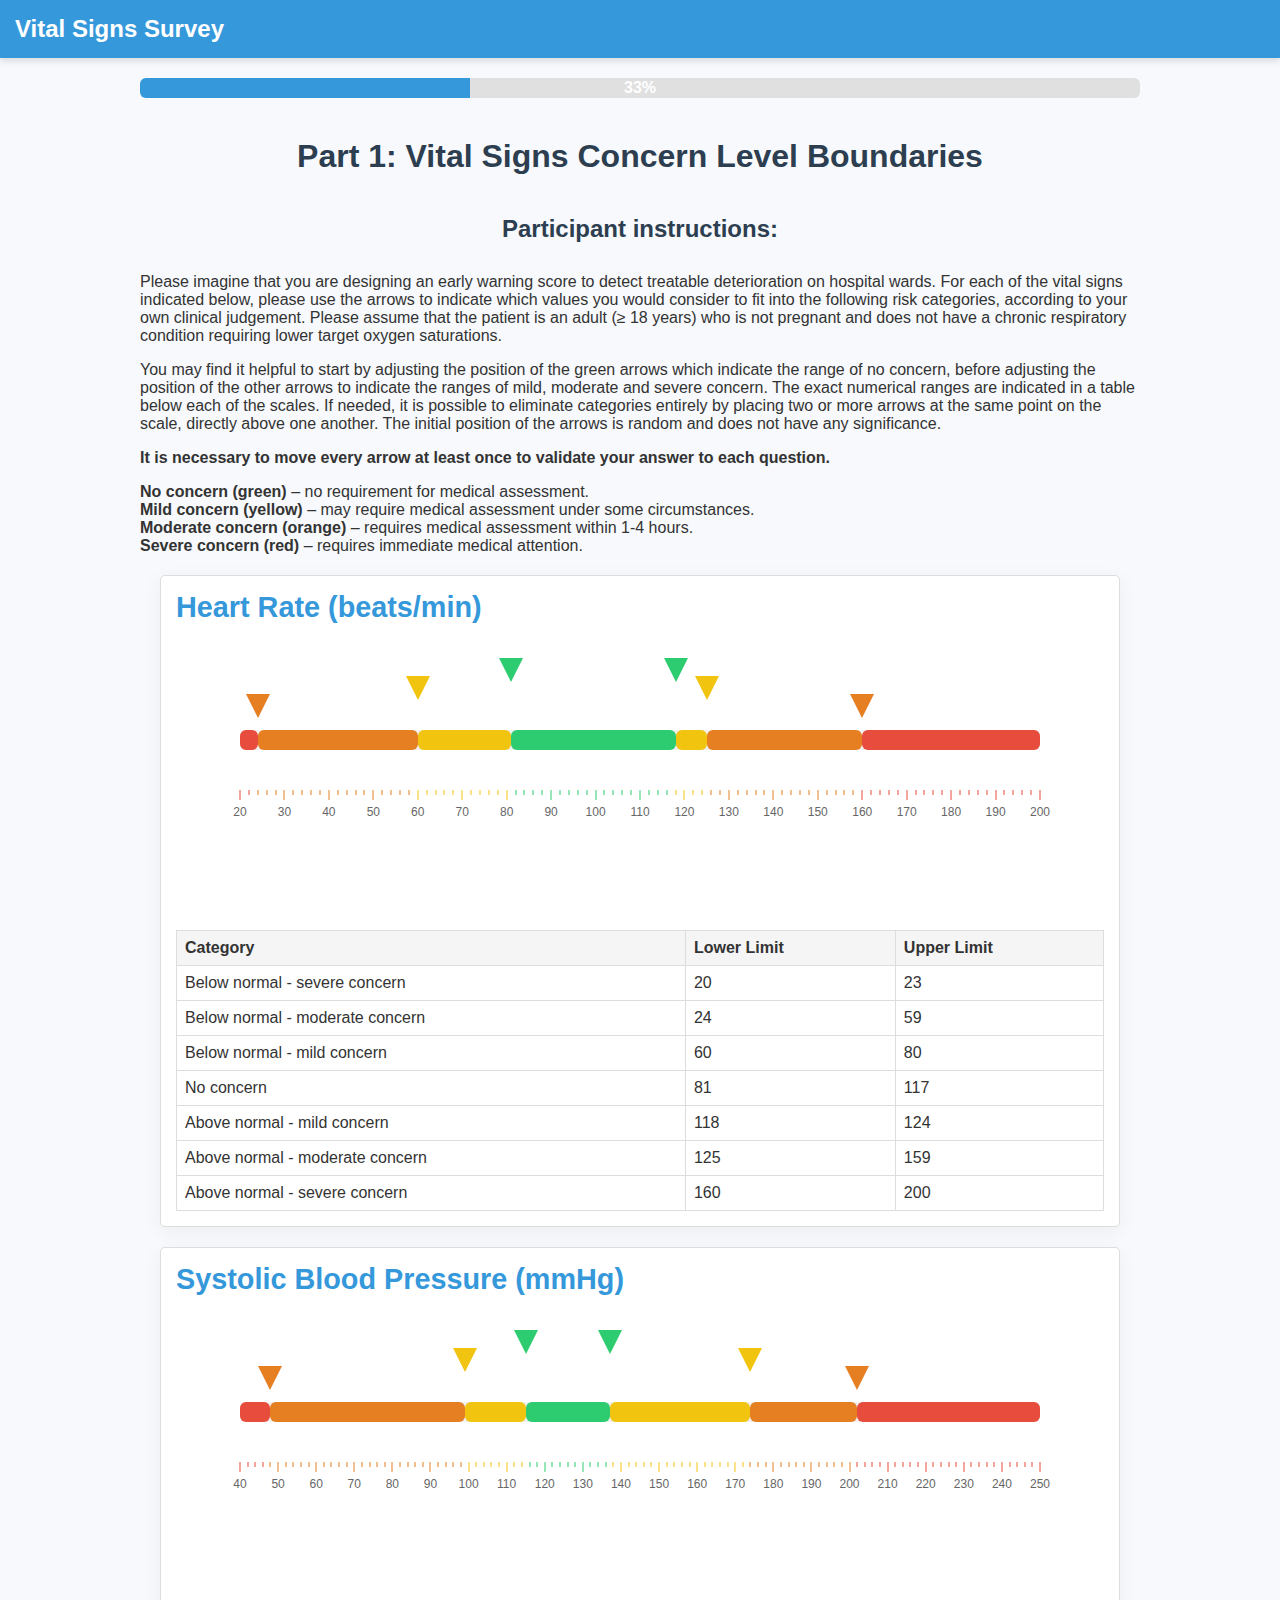
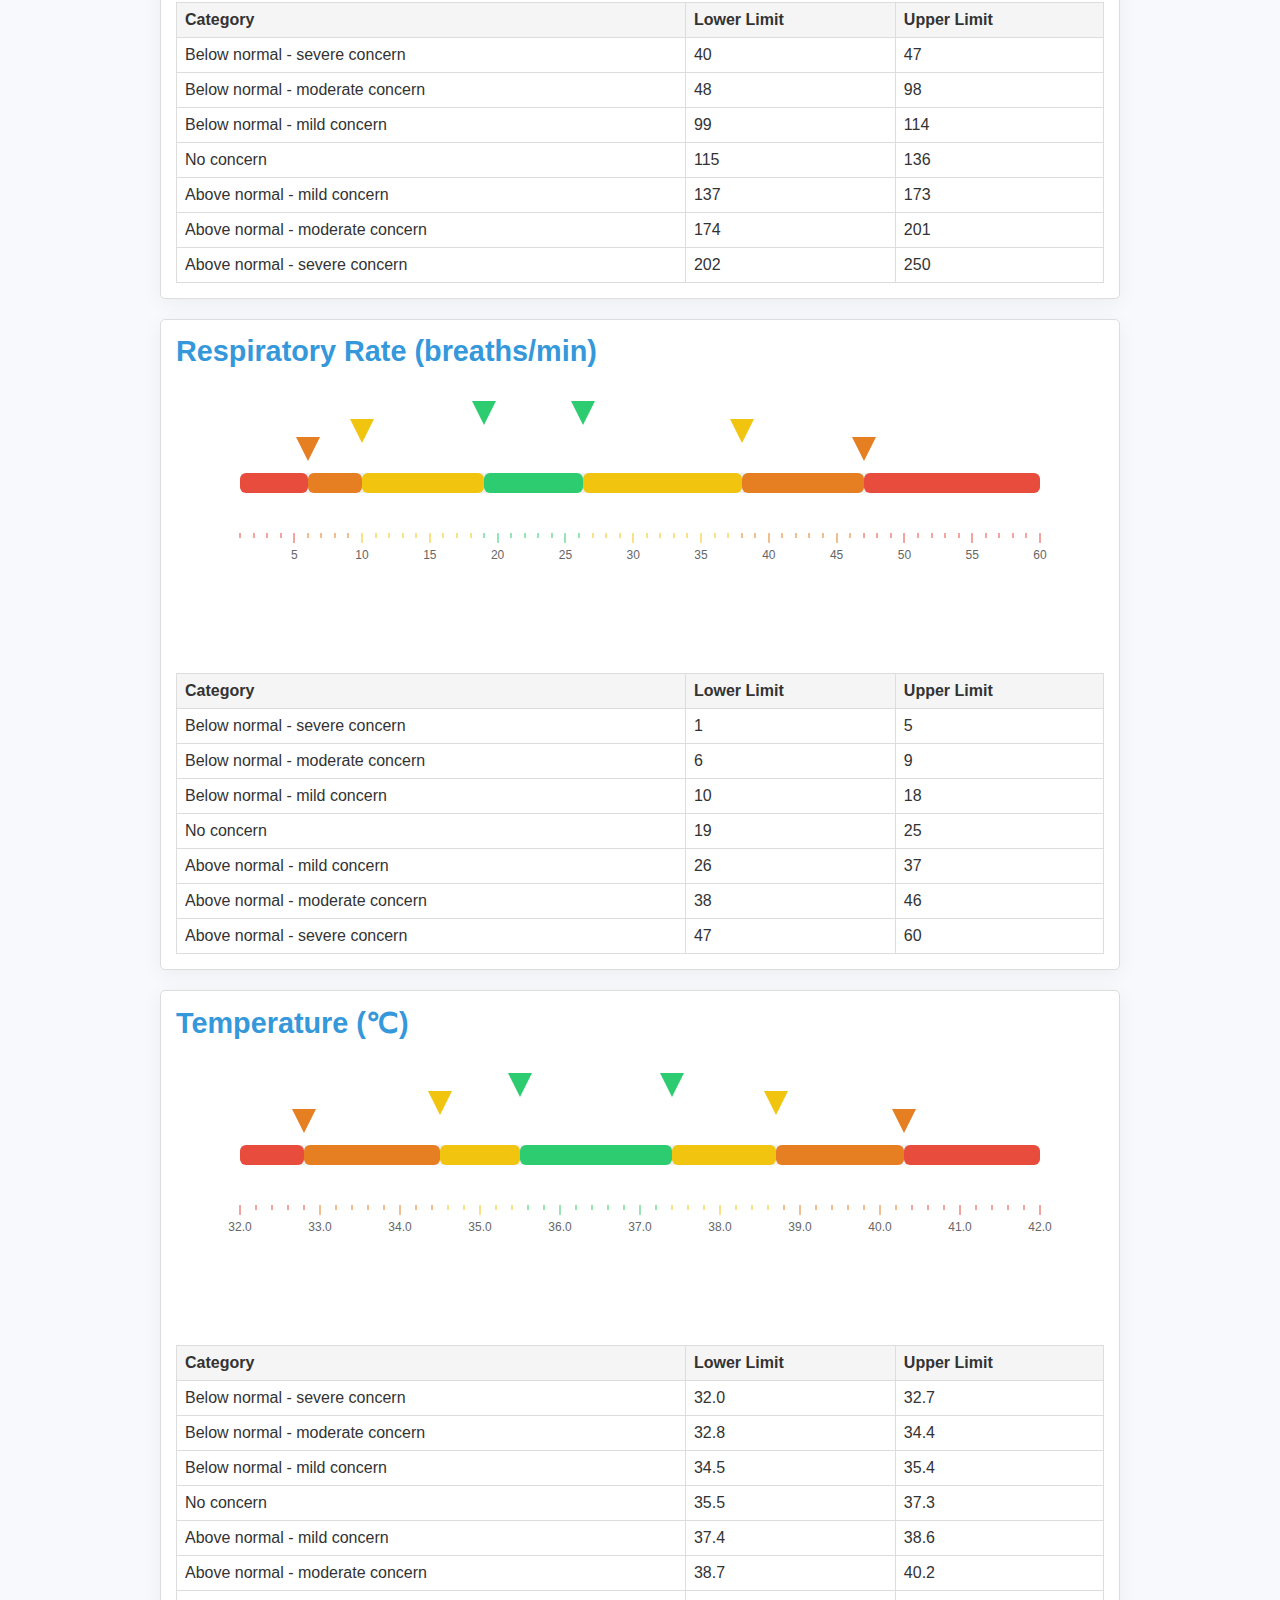
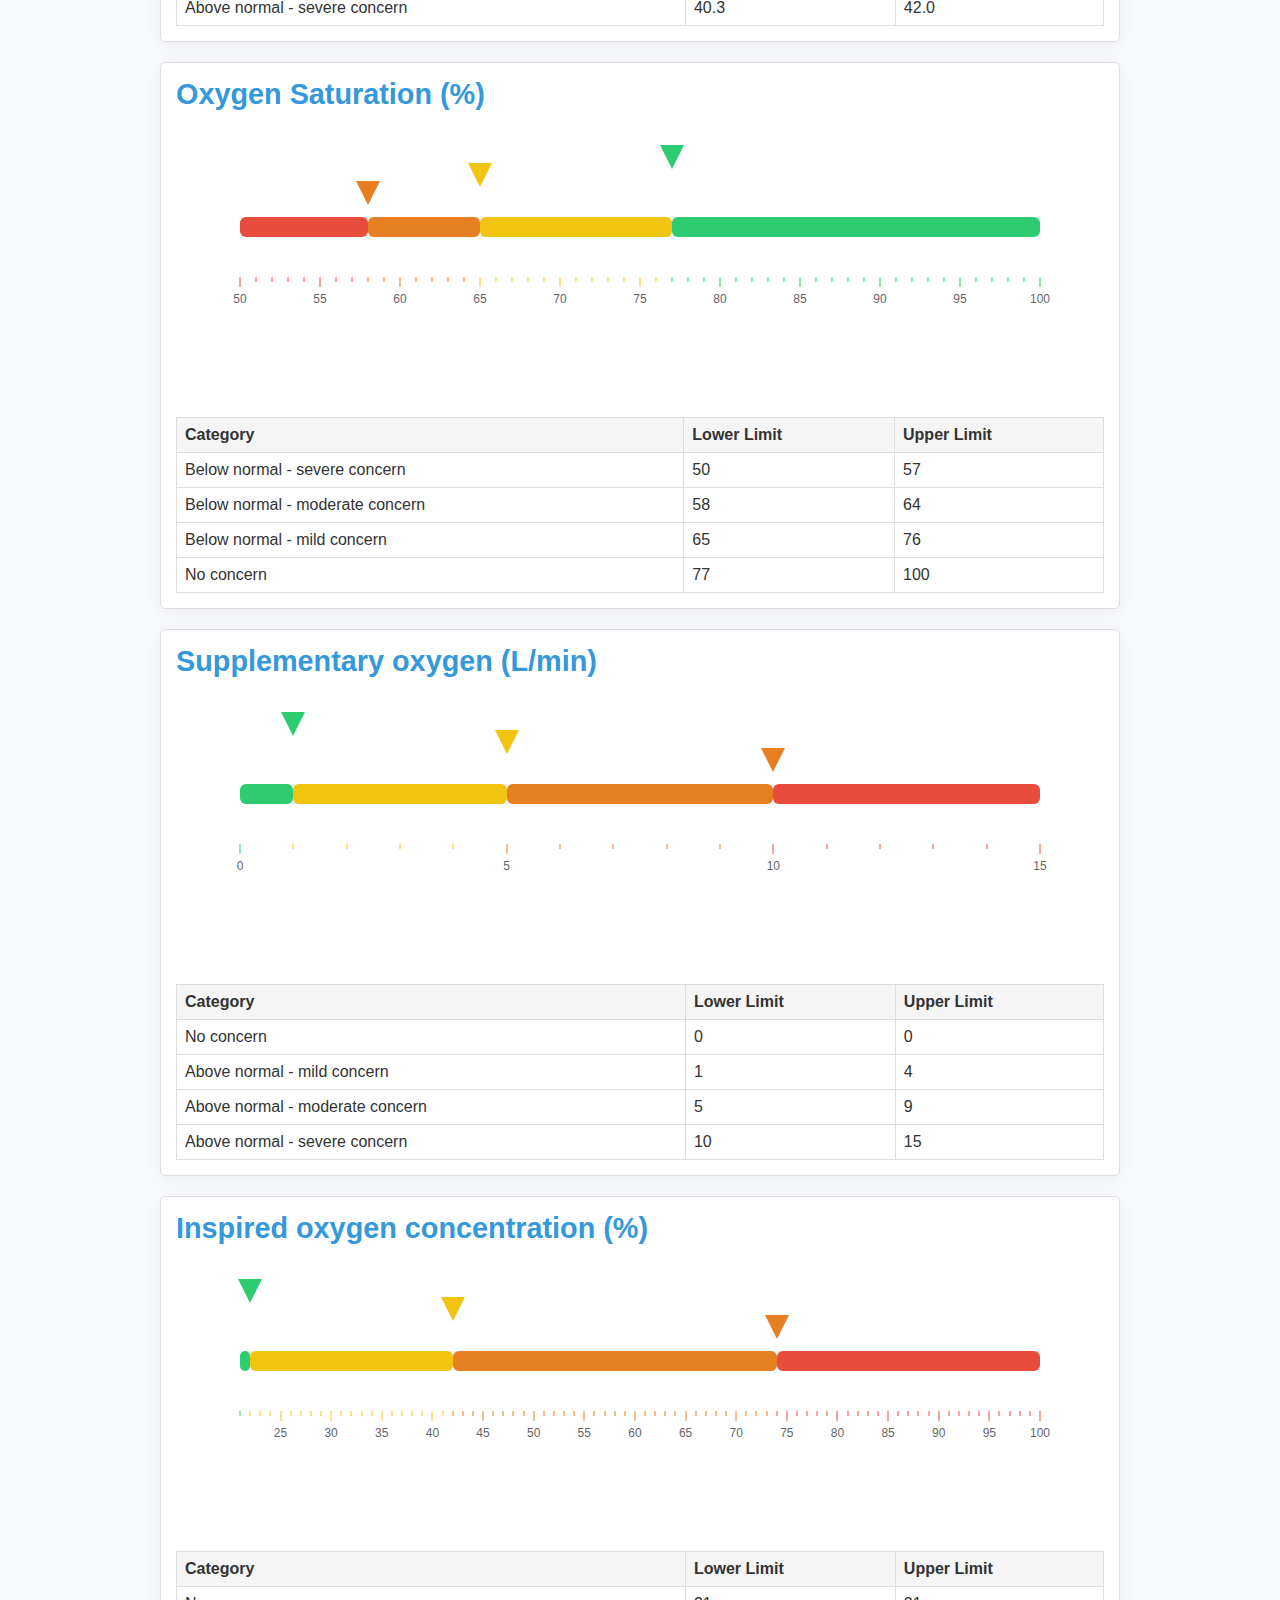
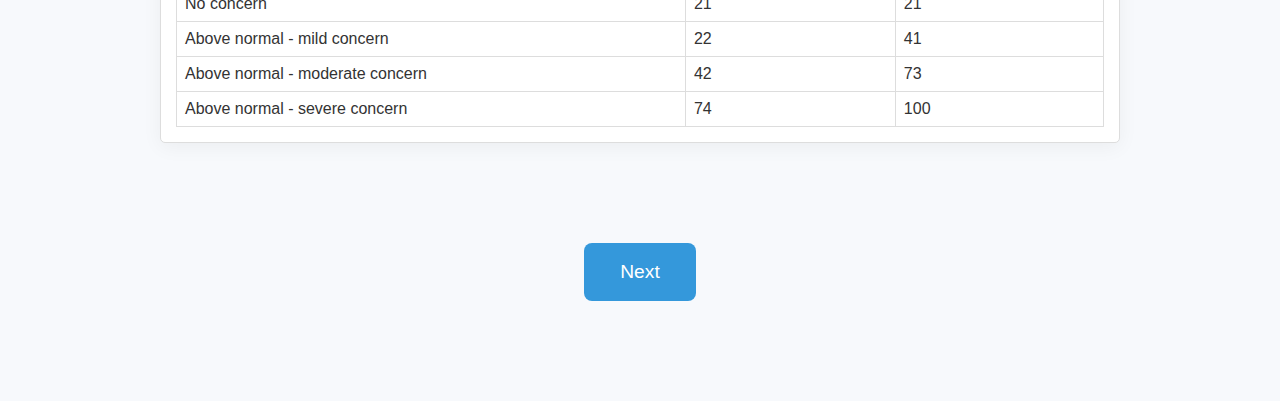
<file: part1.html>
<!DOCTYPE html>
<html lang="en">
<head>
    <meta charset="UTF-8">
    <title>Part 1: Vital Signs Concern Level Boundaries</title>
    <meta name="viewport" content="width=device-width, initial-scale=1.0">
    <link rel="stylesheet" href="styles.css">
    <script>
        // Add immediate check before loading anything else
        const path = window.location.pathname;
        if (path.includes('part3.html')) {
            const isPart1Complete = sessionStorage.getItem('completionStatus') === 'true';
            if (!isPart1Complete) {
            alert('You must complete Part 1 first!');
            window.location.replace('part1.html');
            }
        }
    </script>
    
    
</head>
<body>
    <div class="navbar">
        <h1>Vital Signs Survey</h1>
    </div>

    <div class="container">
        <div class="progress-bar">
            <h3 style="padding: 1%;">33%</h3>
            <div class="progress-bar-fill" style="width: 33%;"></div>
        </div>

        <h1>Part 1: Vital Signs Concern Level Boundaries</h1>

        <h2>Participant instructions:</h2>
        <p>
            Please imagine that you are designing an early warning score to detect treatable deterioration on hospital wards. For each of the vital signs indicated below, please use the arrows to indicate which values you would consider to fit into the following risk categories, according to your own clinical judgement. Please assume that the patient is an adult (≥ 18 years) who is not pregnant and does not have a chronic respiratory condition requiring lower target oxygen saturations.
        </p>
        <p>
            You may find it helpful to start by adjusting the position of the green arrows which indicate the range of no concern, before adjusting the position of the other arrows to indicate the ranges of mild, moderate and severe concern. The exact numerical ranges are indicated in a table below each of the scales. If needed, it is possible to eliminate categories entirely by placing two or more arrows at the same point on the scale, directly above one another. The initial position of the arrows is random and does not have any significance.
        </p>
        <p>
            <strong>It is necessary to move every arrow at least once to validate your answer to each question.</strong>
        </p>
        <p>
            <strong>No concern (green)</strong> – no requirement for medical assessment.<br>
            <strong>Mild concern (yellow)</strong> – may require medical assessment under some circumstances.<br>
            <strong>Moderate concern (orange)</strong> – requires medical assessment within 1-4 hours.<br>
            <strong>Severe concern (red)</strong> – requires immediate medical attention.
        </p>
        
        <div id="vitalSignsContainer"></div>

        <form id="part1Form" onsubmit="return validateForm(event)">
            <div class="navigation-buttons">
                <button id="submitButton" type="submit">Next</button>
            </div>
        </form>
    </div>

    <script>
        function validateForm(event) {
            event.preventDefault();
            if (!window.checkAllComplete()) {
                alert('You must move all sliders before proceeding.');
                return false;
            }
            window.sessionStorage.setItem('completionStatus', 'true');
            window.location.href = 'part2.html';
            return false;
        }
    </script>

    <script src="script1.js" defer></script>
</body>
</html>
</file>
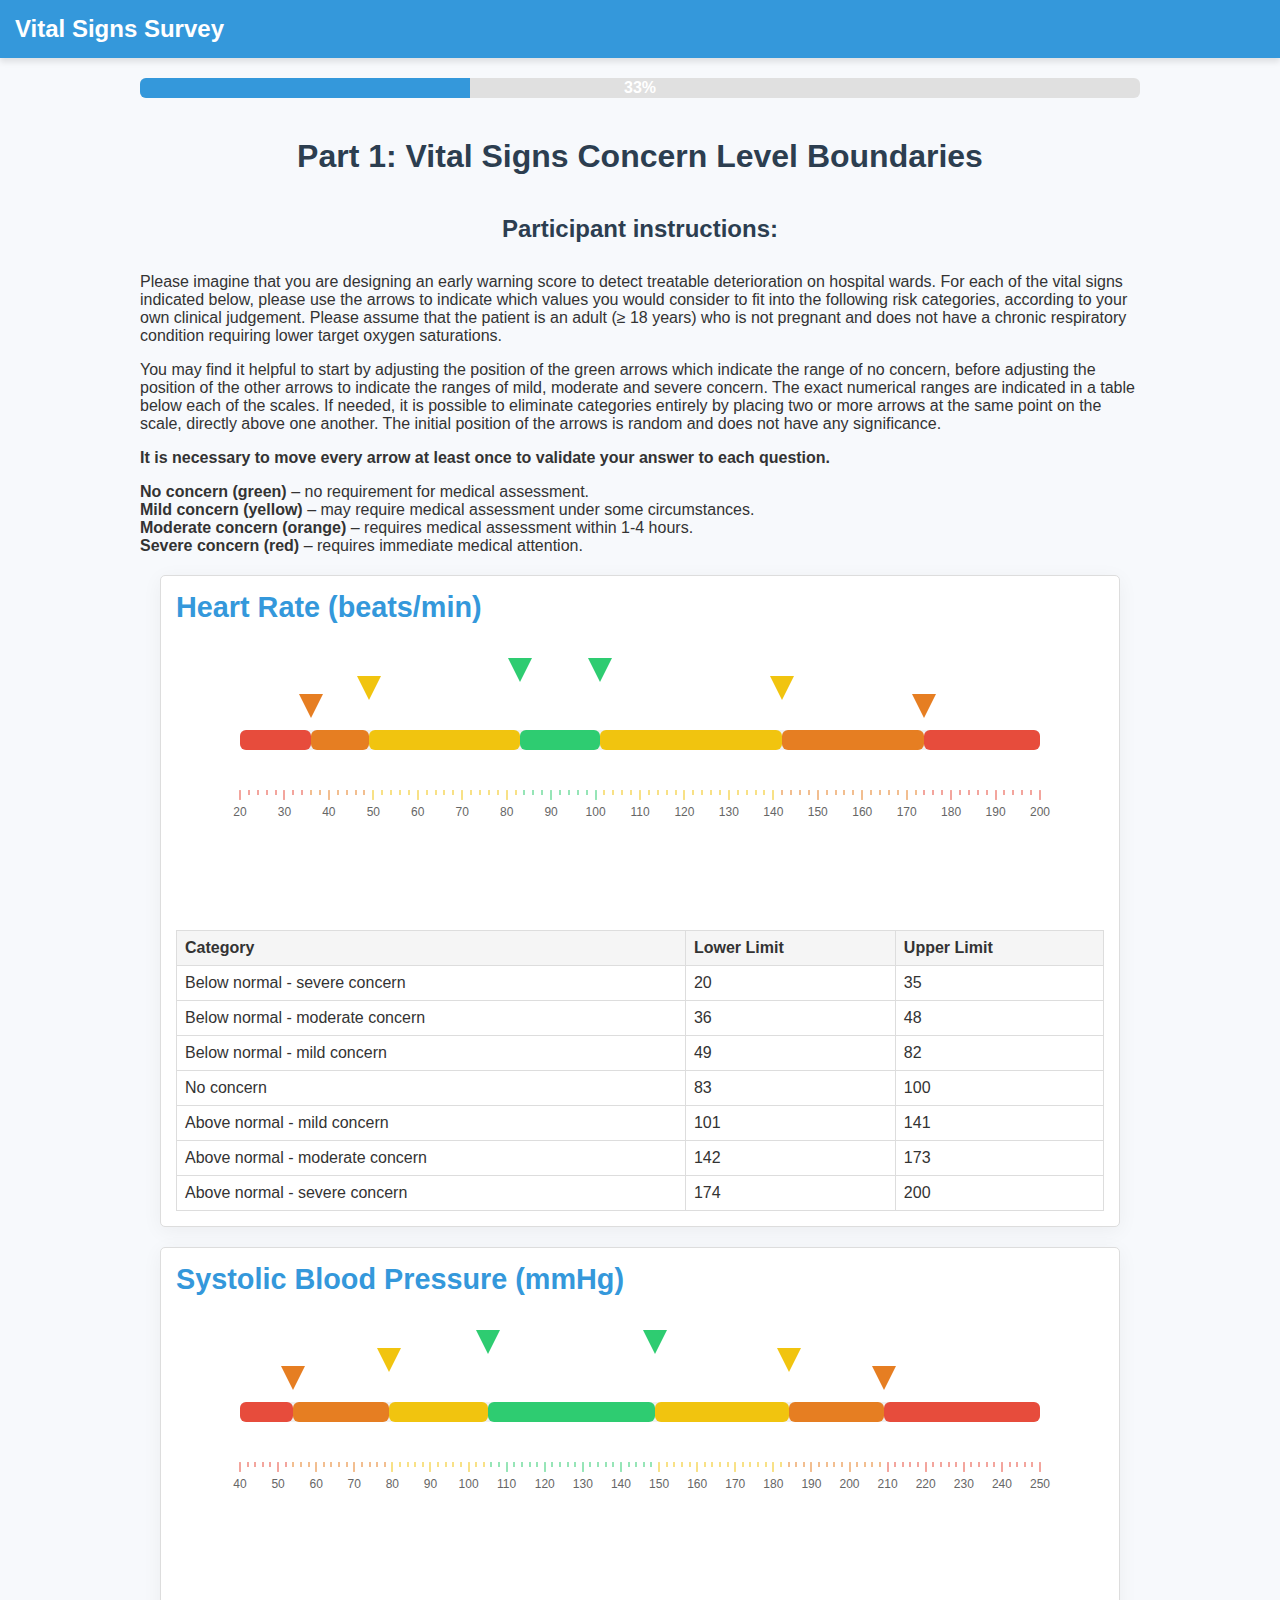
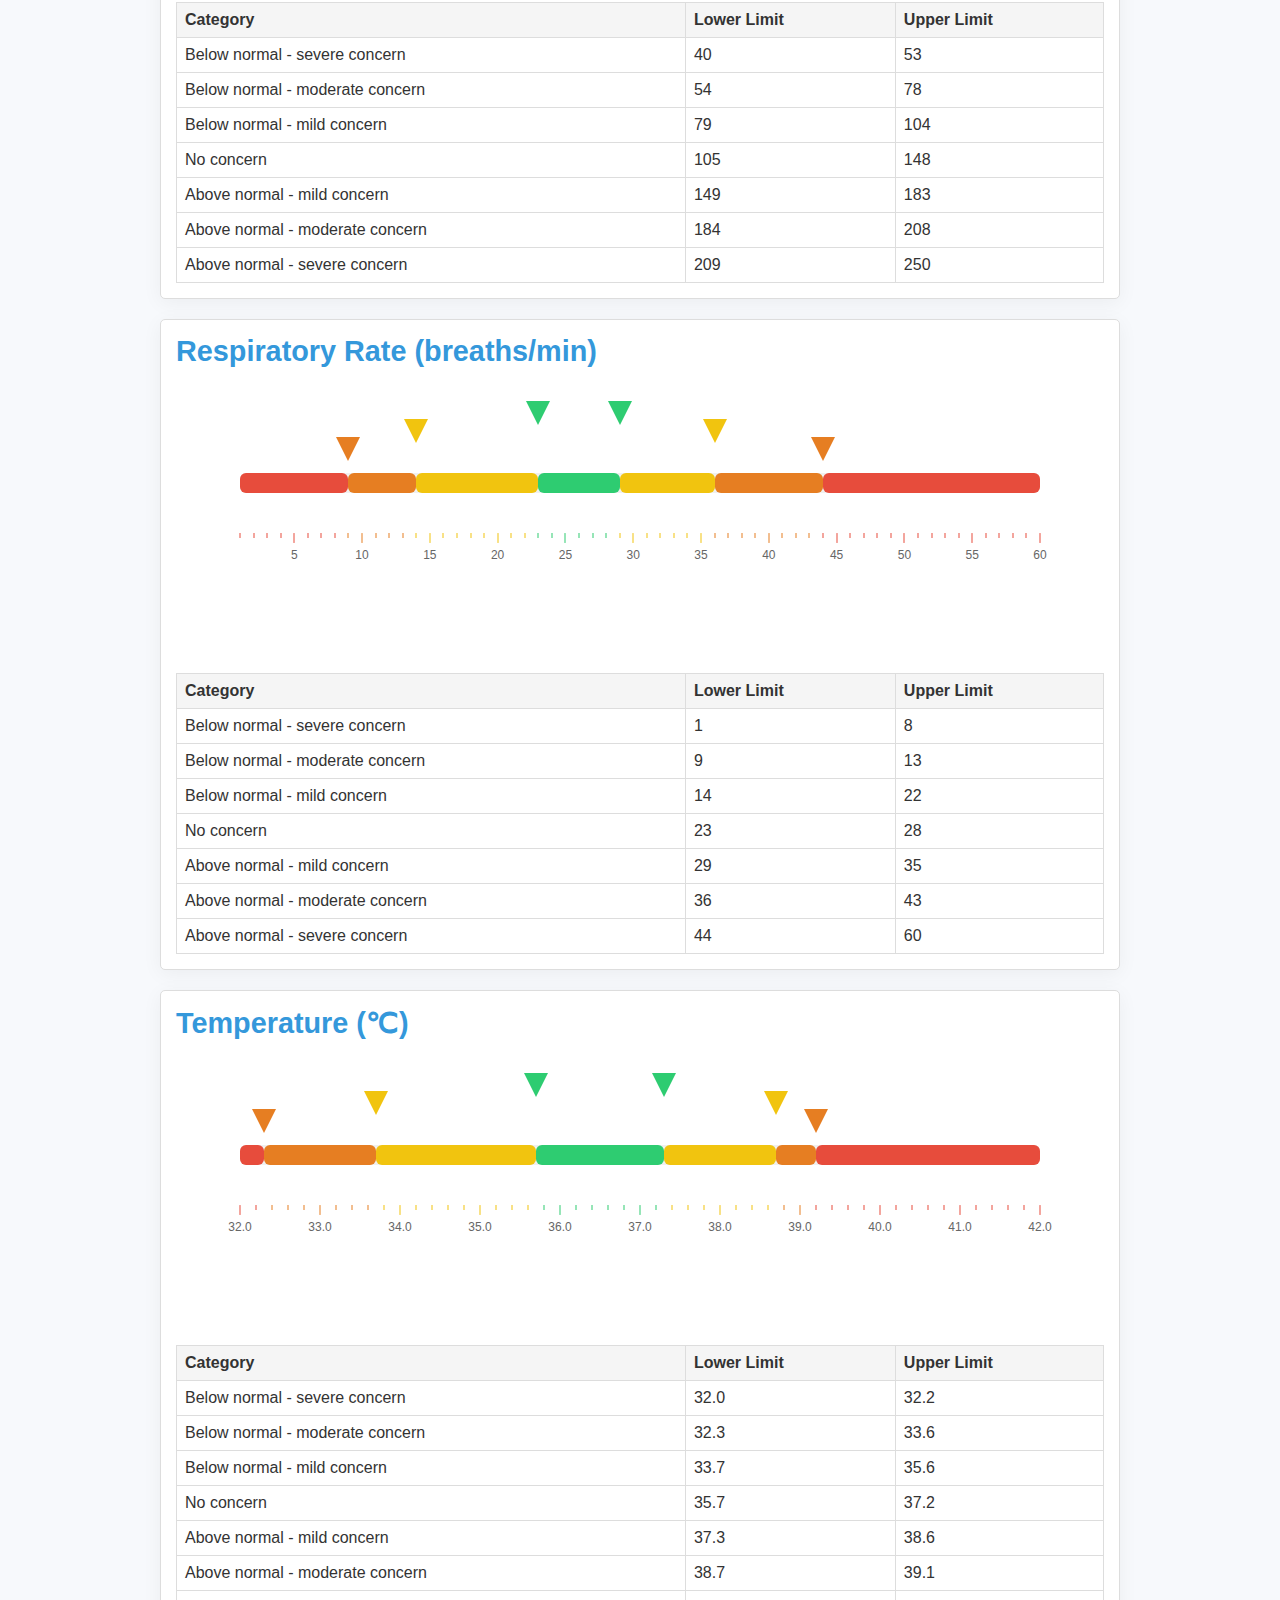
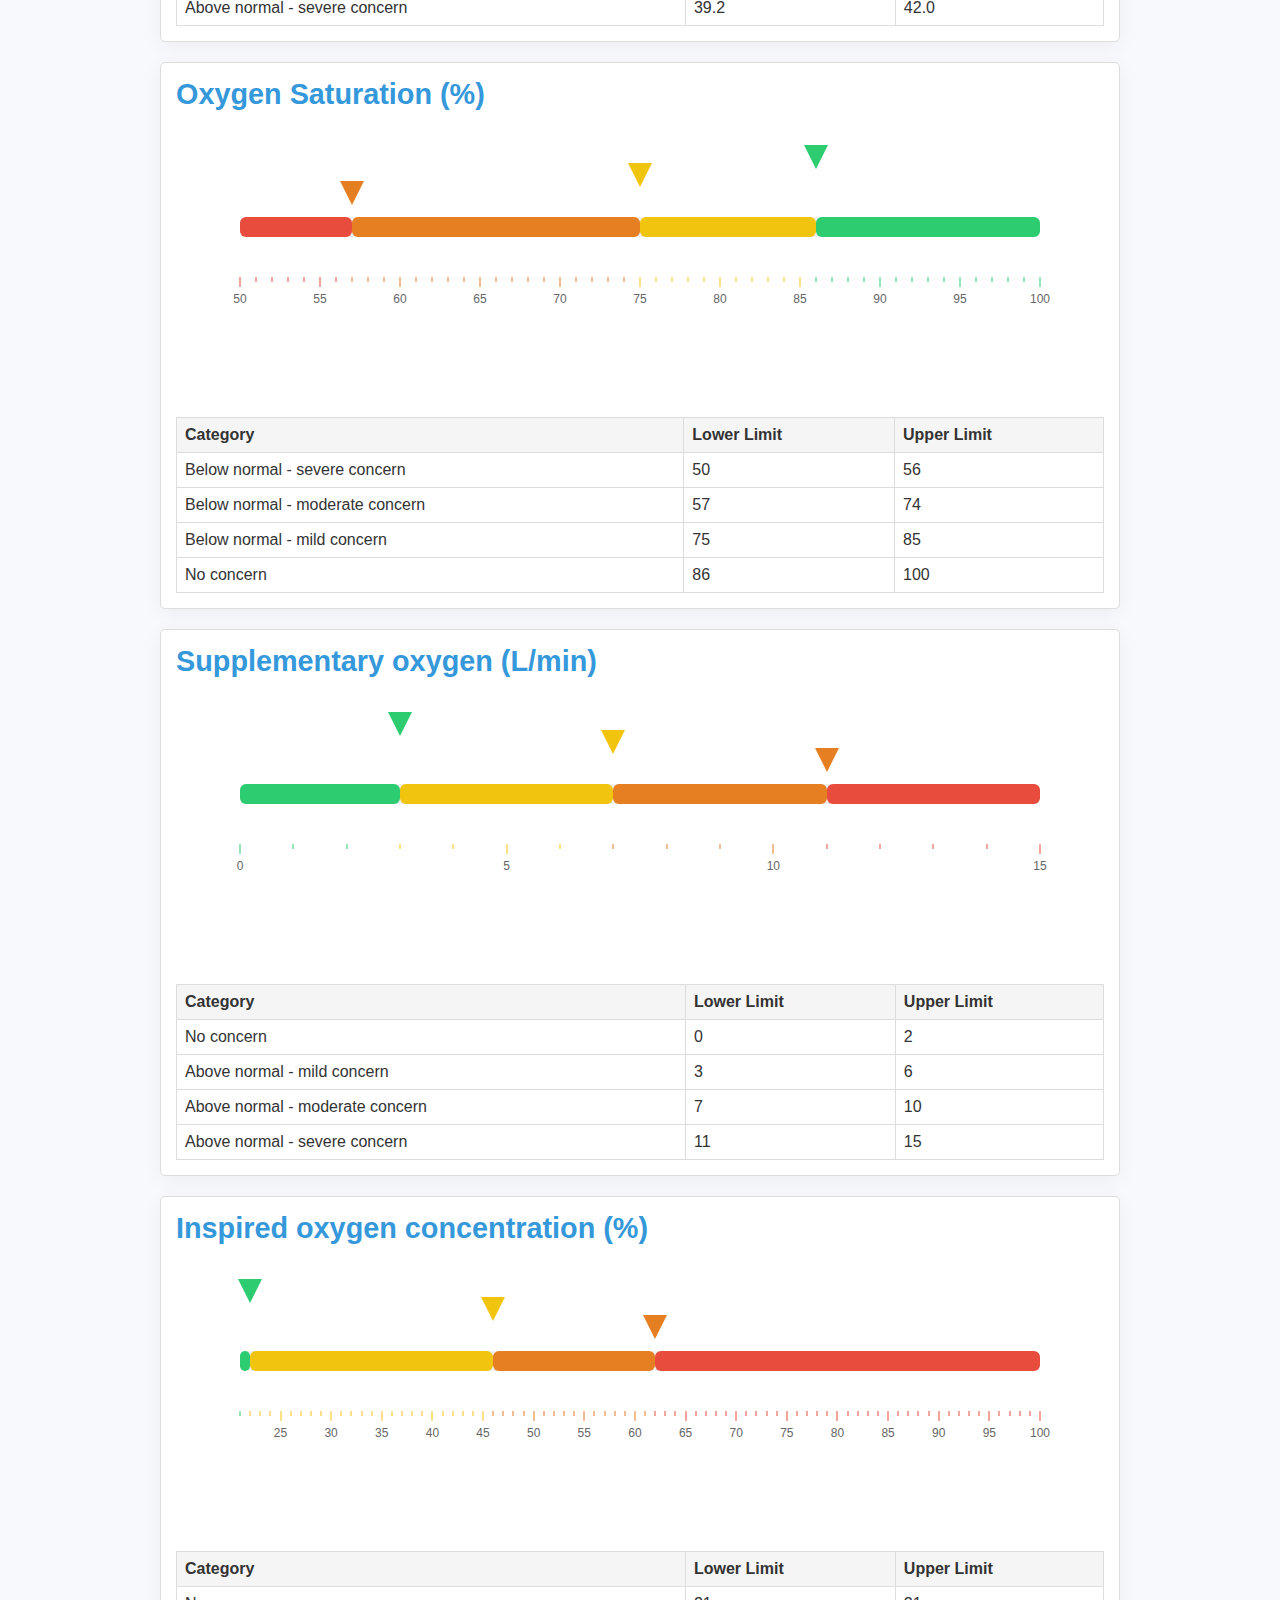
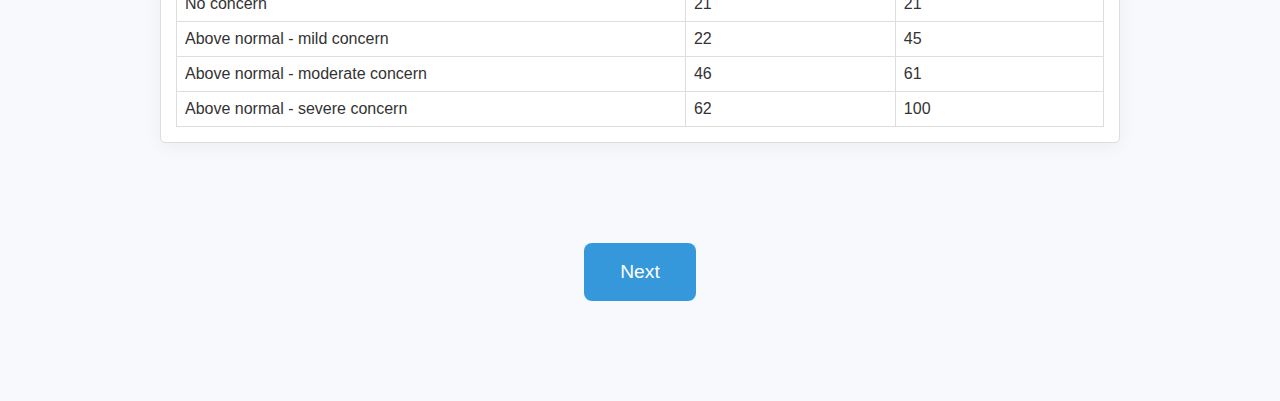
<file: part2.html>
<!DOCTYPE html>
<html lang="en">
<head>
    <meta charset="UTF-8">
    <title>Part 2: Combinations of Vital Signs</title>
    <meta name="viewport" content="width=device-width, initial-scale=1.0">
    <link rel="stylesheet" href="styles.css">
</head>
<body>
    <!-- Navigation Bar -->
    <div class="navbar">
        <h1>Vital Signs Survey</h1>
    </div>

    <!-- Container -->
    <div class="container">
        <div class="progress-bar">
            <h3 style="padding: 1%;">66%</h3>
            <div class="progress-bar-fill" style="width: 66%;"></div>
        </div>

        <h1>Part 2: Combinations of Vital Signs</h1>
        <h2>Participant instructions:</h2>
        <p>Please evaluate your level of concern about the following sets of vital signs on a scale from 0 to 15. Please assume that the patient is an adult (≥ 18 years) who is not pregnant and does not have a chronic respiratory condition requiring lower target oxygen saturations.</p>
        <ul>
            <li>0 = No concern – no requirement for medical assessment.</li>
            <li>5 = Mild concern – may require medical assessment under some circumstances.</li>
            <li>10 = Moderate concern – requires medical assessment within 1-4 hours.</li>
            <li>15 = Severe concern – requires immediate medical attention.</li>
        </ul>
        
        <div id="part2Container"></div>

        <div class="navigation-buttons">
            <a href="part1.html">
                <button>Back</button>
            </a>
            <a href="part3.html">
                <button id="submitButton" type="button">Next</button>
            </a>
        </div>
    </div>


    
    <!-- Load your script -->
    <script src="script2.js" defer></script>
</body>
</html>
</file>
<file: styles.css>
/* Global Styles */
body {
    font-family: Arial, sans-serif;
    background-color: #f7f9fc;
    color: #333;
    padding: 0;
    margin: 0;
}
h1, h2 {
    text-align: center;
    color: #2c3e50;
    margin: 40px 0 30px; /* Increased bottom margin to create more space between title and scale */
}
.container {
    max-width: 1000px;
    margin: 0 auto;
    padding: 0 20px;
}
a {
    color: #3498db;
    text-decoration: none;
}

/* Navigation Bar */
.navbar {
    background-color: #3498db;
    padding: 15px;
    display: flex;
    justify-content: space-between;
    align-items: center;
    box-shadow: 0 4px 6px rgba(0, 0, 0, 0.1); /* Added shadow */
}
.navbar h1 {
    color: #fff;
    margin: 0;
    font-size: 1.5em;
}
.navbar ul {
    list-style-type: none;
    display: flex;
    margin: 0;
}
.navbar ul li {
    margin-left: 20px;
}
.navbar ul li a {
    color: #fff;
    font-size: 1em;
    position: relative; /* For the hover effect */
    transition: color 0.3s;
}
.navbar ul li a::after {
    content: '';
    position: absolute;
    width: 0%;
    height: 2px;
    background: #fff;
    left: 0;
    bottom: -5px;
    transition: width 0.3s;
}
.navbar ul li a:hover {
    color: #e0e0e0; /* Lighter shade on hover */
}
.navbar ul li a:hover::after {
    width: 100%;
}

/* Progress Bar */
.progress-bar {
    width: 100%;
    background-color: #e0e0e0;
    border-radius: 6px;
    overflow: hidden;
    margin: 20px 0;
    position: relative;
}
.progress-bar-fill {
    height: 20px;
    background-color: #3498db;
    width: 33%; /* Adjusted to match the progress percentage */
    transition: width 0.3s;
}
.progress-bar h3 {
    position: absolute;
    left: 50%;
    top: 50%;
    transform: translate(-50%, -50%);
    margin: 0;
    color: #fff;
    font-size: 1em;
}

/* Vital Sign Styles */
.vital-sign {
    background-color: #fff;
    border-radius: 8px;
    padding: 40px;
    margin: 40px 0;
    box-shadow: 0 4px 20px rgba(0, 0, 0, 0.05);
}
.vital-sign h3 {
    height: 90px;
    margin-top: 0;
    color: #3498db;
    font-size: 1.8em;
}

/* Scale Styles */
.scale-container {
    position: relative;
    margin: 30px auto 20px auto; /* Adjusted bottom margin to bring the table closer */
    height: 180px;
    width: 100%;
    max-width: 800px;
}
.track {
    position: relative;
    width: 100%;
    height: 12px;
    background: #ccc;
    border-radius: 6px;
    margin: 10px 0; /* Adjusted to create better spacing between scale components */
    cursor: pointer;
    overflow: hidden;
}
.range {
    position: absolute;
    height: 12px;
    border-radius: 6px;
    top: 0;
}

/* Thumb Styles */
.thumb {
    position: absolute;
    width: 0;
    height: 0;
    border-left: 12px solid transparent;
    border-right: 12px solid transparent;
    border-top: 24px solid #fff;
    transform: translate(-50%, -50%);
    cursor: pointer;
    z-index: 3;
    transition: border-top-color 0.3s;
}
.thumb:hover {
    border-top-color: #f0f0f0;
}

/* Thumb Levels */
.thumb-severe {
    border-top-color: #e67e22;
    top: -36px;
}
.thumb-moderate {
    border-top-color: #f1c40f;
    top: -54px;
}
.thumb-mild {
    border-top-color: #2ecc71;
    top: -72px;
}

/* Tick Marks */
.tick-container {
    position: absolute;
    width: 100%;
    height: 40px;
    bottom: -20px; /* Reduced value to bring ticks closer to the track */
}
.tick {
    position: absolute;
    width: 2px;
    height: 10px;
    background: #444;
    border-radius: 1px;
    transform: translateX(-50%);
}
.tick.major {
    height: 16px;
    background: #000;
}
.tick-label {
    position: absolute;
    transform: translateX(-50%);
    font-size: 0.8em;
    color: #444;
    top: 12px;
}
.tick-label.major {
    font-weight: bold;
    color: #000;
}

/* Concern Levels */
.concern-levels {
    display: flex;
    flex-wrap: wrap;
    justify-content: space-between;
    margin-top: 50px;
}
.concern-level {
    flex: 1;
    text-align: center;
    padding: 15px 0;
    color: #fff;
    font-weight: bold;
    text-transform: uppercase;
    font-size: 1em;
    border-radius: 4px;
    margin: 5px;
    opacity: 1;
}
.no-concern { background-color: #2ecc71; }
.mild-concern { background-color: #f1c40f; }
.moderate-concern { background-color: #e67e22; }
.severe-concern { background-color: #e74c3c; }

/* Navigation Buttons */
.navigation-buttons {
    display: flex;
    justify-content: space-between;
    margin: 40px 0;
}
.navigation-buttons a button,
.navigation-buttons button {
    padding: 15px 30px;
    font-size: 1em;
    color: #fff;
    background-color: #3498db;
    border: none;
    border-radius: 6px;
    cursor: pointer;
    transition: background-color 0.3s;
}
.navigation-buttons a button:hover,
.navigation-buttons button:hover {
    background-color: #2980b9;
}

/* Submit Button */
#submitButton {
    display: block;
    margin: 60px auto;
    padding: 18px 36px;
    font-size: 1.2em;
    color: #fff;
    background-color: #3498db;
    border: none;
    border-radius: 8px;
    cursor: pointer;
    transition: background-color 0.3s;
}
#submitButton:hover {
    background-color: #2980b9;
}

/* Table Styles */
.threshold-table, .combination-table {
    width: 100%;
    border-collapse: collapse;
    margin-top: 10px; /* Reduced top margin to bring the table closer to the scale */
}
.threshold-table th, .threshold-table td,
.combination-table th, .combination-table td {
    border: 1px solid #ccc;
    padding: 14px;
    text-align: left;
}
.threshold-table th, .combination-table th {
    background-color: #f5f5f5;
    font-weight: 700;
}

/* Part 2 Styles */
#part2Container {
    margin-top: 80px;
}
.combination {
    background-color: #fff;
    border-radius: 8px;
    padding: 40px;
    margin: 40px 0;
    box-shadow: 0 4px 20px rgba(0, 0, 0, 0.05);
}
.combination h3 {
    margin-top: 0;
    color: #3498db;
    font-size: 1.8em;
}

/* Slider Styles */
.slider-container {
    margin-top: 40px;
    position: relative;
    padding-bottom: 30px;
}

.slider-container label {
    display: block;
    margin-bottom: 15px;
    font-weight: bold;
    font-size: 1em;
    color: #555;
}

/* General Range Input Styles */
input[type="range"] {
    -webkit-appearance: none;
    appearance: none;
    width: 100%;
    height: 8px;
    border-radius: 5px;
    background: #d3d3d3;
    outline: none;
    opacity: 0.7;
    transition: opacity 0.2s;
    margin-bottom: 20px;
}

input[type="range"]:hover {
    opacity: 1;
}

/* General Slider Thumb Styles */
input[type="range"]::-webkit-slider-thumb {
    -webkit-appearance: none;
    width: 20px;
    height: 20px;
    border-radius: 50%;
    background: #3498db;
    cursor: pointer;
    box-shadow: 0 0 5px rgba(0, 0, 0, 0.2);
    transition: background 0.3s ease;
}

input[type="range"]::-moz-range-thumb {
    width: 20px;
    height: 20px;
    border-radius: 50%;
    background: #3498db;
    cursor: pointer;
    box-shadow: 0 0 5px rgba(0, 0, 0, 0.2);
    transition: background 0.3s ease;
}

input[type="range"]::-webkit-slider-thumb:hover,
input[type="range"]::-moz-range-thumb:hover {
    background: #2980b9;
}

/* Inspired Oxygen Slider Styles */
#inspiredOxygenSlider {
    background: transparent; /* Remove background as we'll set it on the track */
}

#inspiredOxygenSlider::-webkit-slider-runnable-track {
    width: 100%;
    height: 8px;
    cursor: pointer;
    background: linear-gradient(to right, #2ecc71 0%, #2ecc71 2%, #d3d3d3 2%, #d3d3d3 100%);
    border-radius: 5px;
}

#inspiredOxygenSlider::-moz-range-track {
    width: 100%;
    height: 8px;
    cursor: pointer;
    background: linear-gradient(to right, #2ecc71 0%, #2ecc71 2%, #d3d3d3 2%, #d3d3d3 100%);
    border-radius: 5px;
}

/* Customize the thumb for inspired oxygen slider */
#inspiredOxygenSlider::-webkit-slider-thumb {
    -webkit-appearance: none;
    width: 20px;
    height: 20px;
    border-radius: 50%;
    background: #3498db;
    cursor: pointer;
    box-shadow: 0 0 5px rgba(0, 0, 0, 0.2);
    transition: background 0.3s ease;
    margin-top: -6px; /* Center the thumb on the track */
}

#inspiredOxygenSlider::-moz-range-thumb {
    width: 20px;
    height: 20px;
    border-radius: 50%;
    background: #3498db;
    cursor: pointer;
    box-shadow: 0 0 5px rgba(0, 0, 0, 0.2);
    transition: background 0.3s ease;
}

/* Hover effect for the thumb */
#inspiredOxygenSlider::-webkit-slider-thumb:hover,
#inspiredOxygenSlider::-moz-range-thumb:hover {
    background: #2980b9;
}

/* Slider Value Display */
.slider-value {
    position: absolute;
    bottom: 0;
    left: 0;
    color: #333;
    font-weight: bold;
    font-size: 1em;
    pointer-events: none;
    opacity: 1;
    transition: left 0.2s;
    transform: translateX(-50%);
}

/* Adjustments for Part 2 and Part 3 */
.combination .slider-container,
.question .slider-container {
    display: block;
    position: relative;
}

/* Ensure the span is visible for Part 2 and Part 3 */
.combination .slider-container span,
.question .slider-container span {
    display: inline-block;
    position: absolute;
    bottom: 0;
    left: 0;
    transform: translateX(-50%);
    color: #333;
    font-weight: bold;
    font-size: 1em;
    pointer-events: none;
}

/* Responsive adjustments */
@media screen and (max-width: 768px) {
    .slider-value,
    .combination .slider-container span,
    .question .slider-container span {
        font-size: 0.9em;
    }
}

/* Part 3 Styles */
#part3Container {
    margin-top: 80px;
}
.question-set {
    background-color: #fff;
    border-radius: 8px;
    padding: 40px;
    margin: 40px 0;
    box-shadow: 0 4px 20px rgba(0, 0, 0, 0.05);
}
.question-set h3 {
    margin-top: 0;
    color: #3498db;
    font-size: 1.8em;
}
.question {
    margin-bottom: 25px;
}
.question label {
    display: block;
    margin-bottom: 10px;
    font-size: 1em;
    color: #555;
}
.question .slider-container {
    display: flex;
    align-items: center;
}
.question .slider-container input[type="range"] {
    flex: 1;
}
.question .slider-container span {
    margin-left: 10px;
    font-weight: bold;
}

/* Responsive Design */
@media screen and (max-width: 768px) {
    .vital-sign, .question-set, .combination {
        padding: 30px;
    }
    .navbar h1 {
        font-size: 1.2em;
    }
    .navbar ul li {
        margin-left: 10px;
    }
    .navbar ul li a {
        font-size: 0.9em;
    }
}

/* Additional Styles */
.vital-sign {
    margin: 20px;
    padding: 20px;
    border: 1px solid #ccc;
}

.track {
    height: 10px;
    background: #eee;
    margin: 40px 0;
    position: relative;
}

.range {
    height: 100%;
}

.thumb-label-severe { color: #e74c3c; }
.thumb-label-moderate { color: #e67e22; }
.thumb-label-mild { color: #f1c40f; }

.scale-container {
    width: 100%;
    max-width: 800px;
    margin: 0 auto;
}

/* Ensure Parent Containers are Positioned Correctly */
.scale-container {
    position: relative;
}
.track {
    position: relative;
}

/* Responsive Design */
@media screen and (max-width: 768px) {
    .thumb-label {
        top: -70px;
    }
    .concern-levels {
        flex-direction: column;
    }
    .concern-level {
        margin: 5px 0;
    }
}

.slider-container {
    position: relative;
    margin: 40px 0;
    padding-bottom: 40px;
}

.concern-slider {
    -webkit-appearance: none;
    appearance: none;
    width: 100%;
    height: 8px;
    border-radius: 4px;
    outline: none;
    margin: 20px 0;
    padding: 0;
}

.concern-slider {
    -webkit-appearance: none;
    appearance: none;
    width: 100%;
    height: 8px;
    border-radius: 4px;
    outline: none;
    margin: 20px 0;
    padding: 0;
}
.concern-slider::-webkit-slider-runnable-track {
    width: 100%;
    height: 8px;
    border-radius: 4px;
    background: linear-gradient(to right, 
        #2ecc71 0%,      /* Pure green at 0 */
        #2ecc71 8.33%,   /* Stay green until ~1.25 */
        #a7d62e 16.67%,  /* Transition at 2.5 (midpoint) */
        #f1c40f 33.33%,  /* Pure yellow at 5 */
        #f1c40f 41.67%,  /* Stay yellow until ~6.25 */
        #f39c12 50%,     /* Transition at 7.5 (midpoint) */
        #e67e22 66.67%,  /* Pure orange at 10 */
        #e67e22 75%,     /* Stay orange until ~11.25 */
        #e74c3c 83.33%,  /* Transition at 12.5 (midpoint) */
        #e74c3c 100%     /* Pure red at 15 */
    );
}

.concern-slider::-moz-range-track {
    width: 100%;
    height: 8px;
    border-radius: 4px;
    background: linear-gradient(to right, 
        #2ecc71 0%,      /* Pure green at 0 */
        #2ecc71 8.33%,   /* Stay green until ~1.25 */
        #a7d62e 16.67%,  /* Transition at 2.5 (midpoint) */
        #f1c40f 33.33%,  /* Pure yellow at 5 */
        #f1c40f 41.67%,  /* Stay yellow until ~6.25 */
        #f39c12 50%,     /* Transition at 7.5 (midpoint) */
        #e67e22 66.67%,  /* Pure orange at 10 */
        #e67e22 75%,     /* Stay orange until ~11.25 */
        #e74c3c 83.33%,  /* Transition at 12.5 (midpoint) */
        #e74c3c 100%     /* Pure red at 15 */
    );
}


.concern-slider::-webkit-slider-thumb {
    -webkit-appearance: none;
    width: 20px;
    height: 20px;
    border-radius: 50%;
    background: white;
    border: 2px solid #333;
    cursor: pointer;
    margin-top: -6px;
    box-shadow: 0 0 5px rgba(0, 0, 0, 0.2);
}

.concern-slider::-moz-range-thumb {
    width: 20px;
    height: 20px;
    border-radius: 50%;
    background: white;
    border: 2px solid #333;
    cursor: pointer;
    box-shadow: 0 0 5px rgba(0, 0, 0, 0.2);
}

.tick-marks {
    position: absolute;
    width: calc(100% - 20px);  /* Account for thumb width */
    height: 30px;
    left: 10px;  /* Half of thumb width */
    margin-top: -10px;  /* Position below the slider */
}

.tick {
    position: absolute;
    width: 1px;
    height: 8px;
    background: #888;
    transform: translateX(-50%);
}

.tick.major {
    height: 12px;
    width: 2px;
    background: #444;
}

.tick-label {
    position: absolute;
    transform: translateX(-50%);
    font-size: 12px;
    color: #666;
    top: 14px;
    white-space: nowrap;
}

.tick-label.major {
    font-weight: bold;
    color: #444;
}

.concern-descriptions {
    margin-bottom: 20px;
}

.concern-descriptions p {
    margin: 5px 0;
    font-size: 14px;
    color: #555;
    line-height: 1.4;
}
</file>
